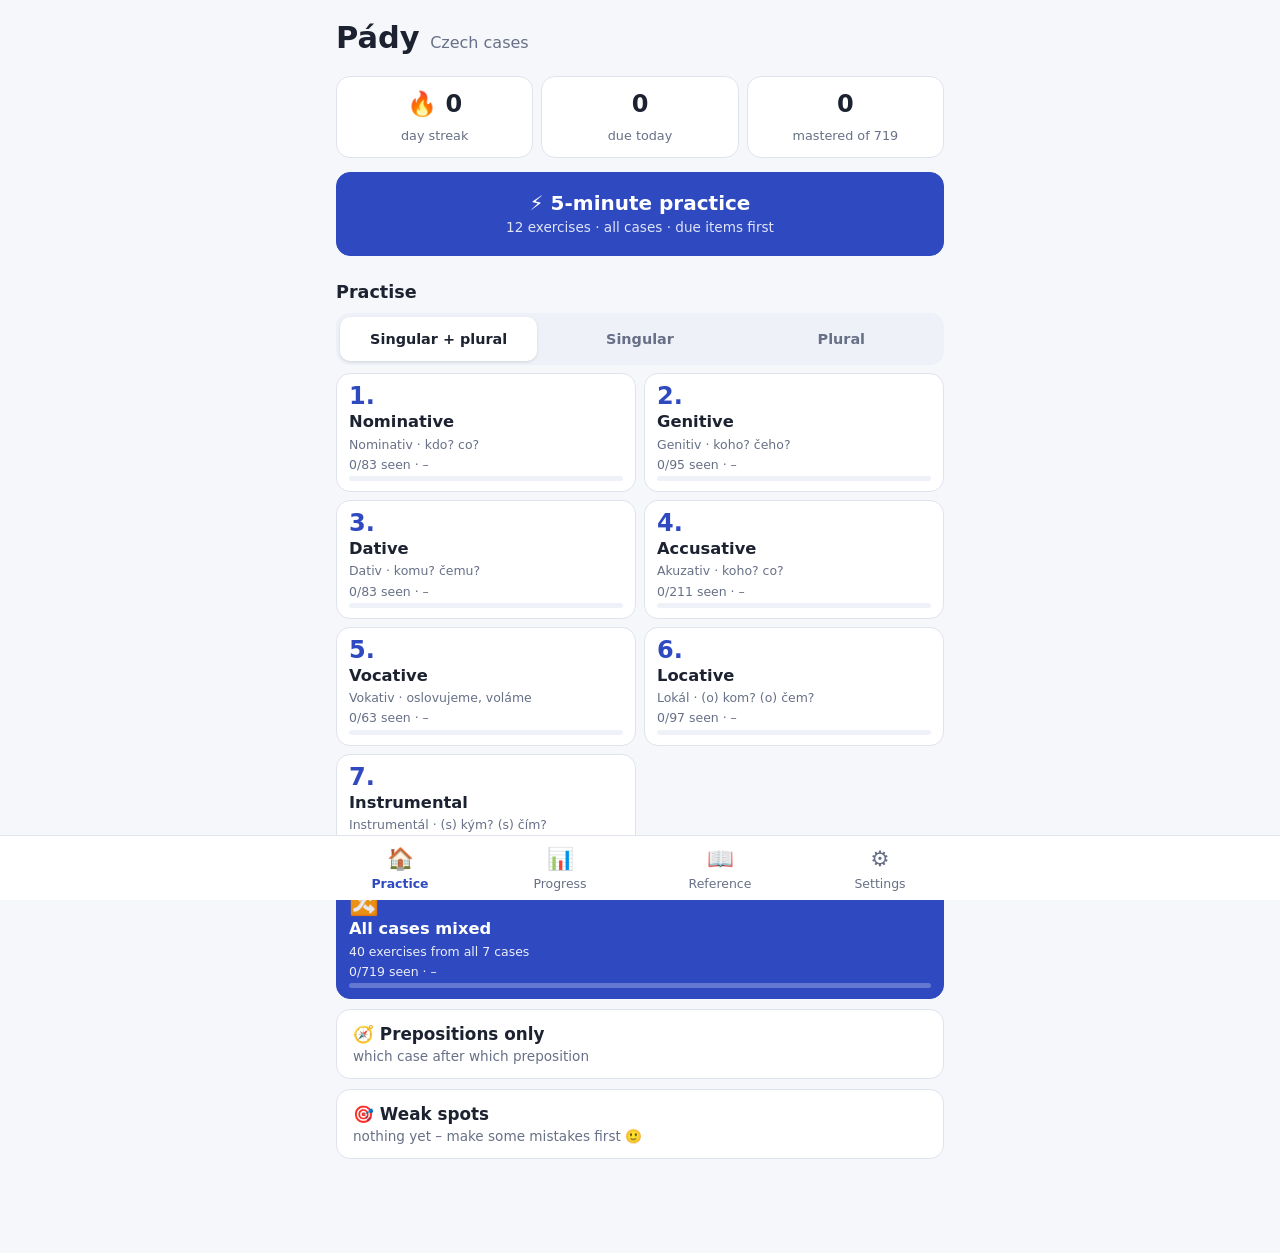
<file: index.html>
<!doctype html>
<html lang="en">
<head>
<meta charset="utf-8">
<meta name="viewport" content="width=device-width, initial-scale=1, viewport-fit=cover, interactive-widget=resizes-content">
<title>Pády – Czech Cases</title>
<meta name="theme-color" content="#2f4ac0">
<meta name="description" content="Drill the 7 Czech cases with spaced repetition.">
<link rel="manifest" href="manifest.webmanifest">
<link rel="icon" href="icons/icon-192.png">
<link rel="apple-touch-icon" href="icons/icon-192.png">
<link rel="stylesheet" href="css/style.css">
</head>
<body>
<div id="app">

  <!-- ========== HOME ========== -->
  <section id="home" class="screen" hidden>
    <header class="top"><h1>Pády <span class="sub">Czech cases</span></h1></header>
    <div class="stats" id="homeStats"></div>
    <button class="btn primary huge" data-mode="quick">⚡ 5-minute practice<small>12 exercises · all cases · due items first</small></button>

    <h3>Practise</h3>
    <div class="seg" id="numSeg" role="group" aria-label="Singular or plural">
      <button data-num="both">Singular + plural</button>
      <button data-num="sg">Singular</button>
      <button data-num="pl">Plural</button>
    </div>
    <div id="caseGrid" class="casegrid"></div>

    <div class="modes">
      <button class="btn" data-mode="preps">🧭 Prepositions only<small>which case after which preposition</small></button>
      <button class="btn" data-mode="weak">🎯 Weak spots<small id="weakInfo"></small></button>
    </div>
  </section>

  <!-- ========== PRACTICE ========== -->
  <section id="practice" class="screen" hidden>
    <header class="qtop">
      <button class="icon" id="quitBtn" aria-label="Stop">✕</button>
      <div class="pbar"><div id="pbarFill"></div></div>
      <span id="qCount"></span>
    </header>
    <div class="qmeta" id="qMeta"></div>
    <div class="card" id="qBody"></div>
    <form id="ansForm" autocomplete="off">
      <div id="chips" class="chips"></div>
      <input id="ans" type="text" lang="cs" autocomplete="off" autocorrect="off" autocapitalize="off" spellcheck="false" enterkeyhint="go" placeholder="Type your answer">
      <button id="checkBtn" class="btn primary" type="submit">Check</button>
    </form>
    <div id="fb" hidden></div>
  </section>

  <!-- ========== SESSION DONE ========== -->
  <section id="done" class="screen" hidden>
    <header class="top"><h2>Session finished</h2></header>
    <div id="doneBody"></div>
    <button class="btn primary" id="againBtn">Practice again</button>
    <button class="btn" data-go="home">Home</button>
  </section>

  <!-- ========== PROGRESS ========== -->
  <section id="progress" class="screen" hidden>
    <header class="top"><h2>Progress</h2></header>
    <div id="progBody"></div>
  </section>

  <!-- ========== REFERENCE ========== -->
  <section id="reference" class="screen" hidden>
    <header class="top"><h2>Reference</h2></header>
    <div class="tabs" id="refTabs"></div>
    <div id="refBody"></div>
  </section>

  <!-- ========== SETTINGS ========== -->
  <section id="settings" class="screen" hidden>
    <header class="top"><h2>Settings</h2></header>
    <label class="row"><span>Accept answers without accents<small>e.g. "tomase" counts as "Tomáše" (the correct accented form is still shown)</small></span><input type="checkbox" id="setLenient"></label>
    <label class="row"><span>Show English hints<small>the small translation under each Czech sentence</small></span><input type="checkbox" id="setHints"></label>
    <label class="row"><span>Exercises per case session<small>when you practise one case, prepositions or weak spots</small></span>
      <select id="setLen"><option>10</option><option>15</option><option>20</option><option>30</option><option>50</option></select></label>
    <label class="row"><span>Exercises per mixed session<small>"All cases mixed"</small></span>
      <select id="setMixLen"><option>20</option><option>30</option><option>40</option><option>60</option><option>80</option></select></label>
    <h3>Backup</h3>
    <p class="muted">Your progress is saved only on this device. Export it now and then as a backup, or to move it to another device.</p>
    <button class="btn" id="exportBtn">⬇️ Export progress</button>
    <button class="btn" id="importBtn">⬆️ Import progress</button>
    <input type="file" id="importFile" accept=".json,application/json" hidden>
    <p id="backupMsg" class="muted"></p>
    <h3>Danger zone</h3>
    <button class="btn danger" id="resetBtn">Erase all progress</button>
    <p class="muted small" id="aboutLine"></p>
  </section>

  <div id="loadError" class="screen" hidden></div>
</div>

<nav id="nav">
  <button data-go="home" class="on"><span>🏠</span>Practice</button>
  <button data-go="progress"><span>📊</span>Progress</button>
  <button data-go="reference"><span>📖</span>Reference</button>
  <button data-go="settings"><span>⚙️</span>Settings</button>
</nav>

<script src="js/app.js"></script>
</body>
</html>
</file>
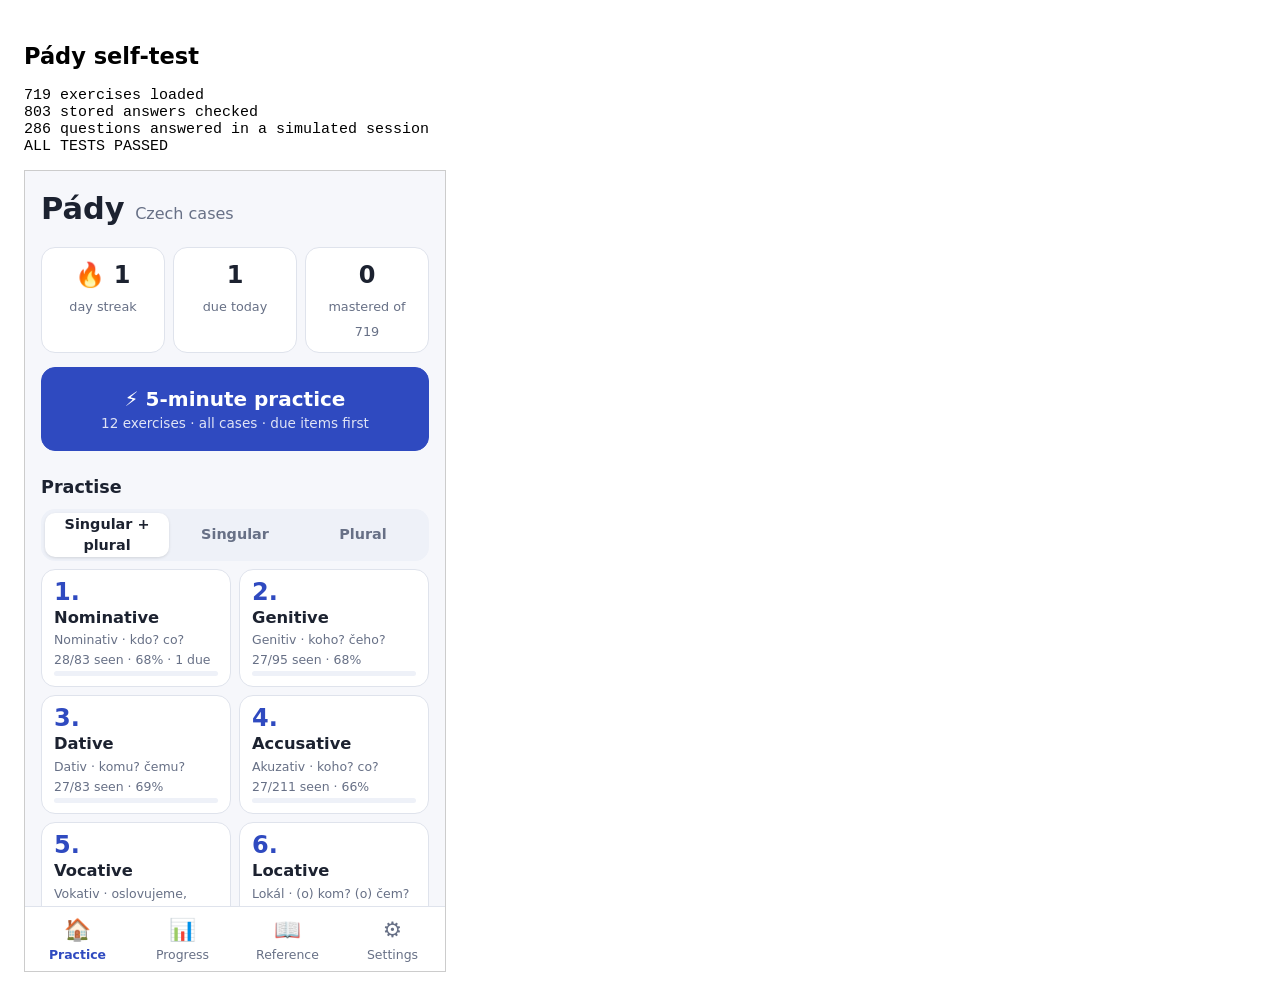
<file: tools/selftest.html>
<!doctype html>
<meta charset="utf-8">
<title>Pády self-test</title>
<!-- Open http://localhost:8080/tools/selftest.html while start.bat is running.
     It checks that every stored answer is accepted by the app's answer checker
     and that a full practice session runs without errors. Your saved progress is not touched. -->
<body style="font:15px system-ui;padding:16px">
<h2>Pády self-test</h2>
<pre id="out">running…</pre>
<iframe id="f" src="../index.html?selftest" style="width:420px;height:800px;border:1px solid #ccc"></iframe>
<script>
const out = document.getElementById('out');
const log = [];
let fails = 0;
const ok = (cond, msg) => { if (!cond) { fails++; log.push('FAIL ' + msg); } };
const f = document.getElementById('f');
f.onload = () => setTimeout(run, 800);
function run() {
  const w = f.contentWindow, ev = s => w.eval(s);
  try {
    ev('localStorage.setItem = () => {}');            // never overwrite real progress
    ev('S = defaultState()');
    const EX = ev('EX');
    log.push(EX.length + ' exercises loaded');
    let checked = 0;
    for (const e of EX) {
      for (const a of e.answers) {
        ok(w.check(e, a).ok, `${e.id}: stored answer "${a}" rejected`);
        checked++;
        if (['fill', 'phrase', 'chooseprep', 'choose'].includes(e.type))
          ok(w.check(e, w.fillBlanks(e.prompt, a)).ok, `${e.id}: full sentence rejected`);
        if (e.type !== 'prepcase') {
          ev('S.settings.lenient = true');
          ok(w.check(e, w.stripAccents(a)).ok, `${e.id}: accent-free "${w.stripAccents(a)}" rejected in lenient mode`);
          ev('S.settings.lenient = false');
          if (w.stripAccents(a) !== a) ok(!w.check(e, w.stripAccents(a)).ok, `${e.id}: accent-free accepted in strict mode`);
          ev('S.settings.lenient = true');
          ok(!w.check(e, a + 'xx').ok, `${e.id}: wrong answer accepted`);
        }
      }
      if (e.type === 'error') ok(w.check(e, e.full).ok, `${e.id}: full corrected sentence rejected`);
      if (e.type === 'translate') ok(w.check(e, 'Já ' + e.answers[0]).ok, `${e.id}: "Já ..." rejected`);
    }
    ok(w.caseFromInput('4') === 'acc' && w.caseFromInput('akuzativ') === 'acc' && w.caseFromInput('6. pád') === 'loc', 'case name parsing');
    log.push(checked + ' stored answers checked');

    // drive full sessions for every case and the mixed mode: alternate right and wrong answers
    let steps = 0;
    for (const [mode, ck] of [['case','nom'],['case','gen'],['case','dat'],['case','acc'],['case','voc'],['case','loc'],['case','ins'],['all'],['quick']]) {
    w.startSession(mode, ck);
    ok(ev('Q') && ev('Q.list.length') > 0, 'empty session ' + mode + ' ' + (ck || ''));
    if (mode === 'case') ok(ev('Q.list').every(x => x.e.case === ck), 'session ' + ck + ' contains other cases');
    if (mode === 'all') { const cs = new Set(ev('Q.list').map(x => x.e.case)); ok(cs.size === 7, 'mixed session covers only ' + cs.size + ' cases'); ok(ev('Q.list.length') >= 40, 'mixed session too short'); }
    while (ev('Q') && steps < 2000) {
      const e = ev('Q.list[Q.i].e');
      const right = steps % 3 !== 1;
      w.answer(right ? e.answers[0] : 'zzz');
      const fb = w.document.getElementById('fb').innerHTML;
      ok(fb.includes(right ? 'Správně' : 'Not quite'), `${e.id}: feedback missing`);
      if (!right) {
        ok(fb.includes(e.explain.slice(0, 20).replace(/&/g, '&amp;').replace(/</g, '&lt;').replace(/>/g, '&gt;').replace(/"/g, '&quot;')), `${e.id}: explanation missing`);
        const rc = (ev('RULES')[e.rule] || {}).case || e.case;
        if (ev('TABLES')[rc + '-' + (e.num || 'sg')]) ok(fb.includes('class="decl"'), `${e.id}: table missing`);
      }
      w.next();
      steps++;
    }
    ok(!w.document.getElementById('done').hidden, 'done screen not shown');
    }
    ev("S.settings.num = 'pl'");
    ok(w.buildSession('case', 'gen').every(e => e.num === 'pl'), 'plural filter');
    ev("S.settings.num = 'both'");
    log.push(steps + ' questions answered in a simulated session');
    const items = ev('S.items');
    ok(Object.keys(items).length > 0, 'nothing recorded');
    for (const s of ['progress', 'reference', 'settings', 'home']) {
      w.show(s);
      ok(!w.document.getElementById(s).hidden, 'screen ' + s);
    }
    for (const m of ['quick', 'preps', 'all', 'weak']) {
      ok(w.buildSession(m).length > 0, 'mode ' + m + ' produced no exercises');
    }
  } catch (err) {
    fails++; log.push('CRASH ' + err.stack);
  }
  log.push(fails ? `${fails} PROBLEM(S)` : 'ALL TESTS PASSED');
  out.textContent = log.join('\n');
  document.title = fails ? 'FAILED' : 'PASSED';
}
</script>
</body>
</file>
<file: css/style.css>
:root {
  --bg: #f6f7fb;
  --card: #ffffff;
  --text: #1c2230;
  --muted: #677086;
  --line: #dfe3ec;
  --primary: #2f4ac0;
  --primary-text: #ffffff;
  --ok: #17803d;
  --ok-bg: #e6f6ec;
  --bad: #c62828;
  --bad-bg: #fdecec;
  --end: #ffd54f;
  --end-text: #3b2a00;
  --hl: #eef2ff;
  --chip: #eef1f8;
  color-scheme: light;
}
@media (prefers-color-scheme: dark) {
  :root {
    --bg: #12151c;
    --card: #1c212c;
    --text: #e9ecf3;
    --muted: #9aa3b5;
    --line: #2e3544;
    --primary: #6e8bff;
    --primary-text: #0b1020;
    --ok: #5fd68a;
    --ok-bg: #12301f;
    --bad: #ff7b7b;
    --bad-bg: #3a1717;
    --end: #ffcc33;
    --end-text: #241a00;
    --hl: #232b45;
    --chip: #262d3b;
    color-scheme: dark;
  }
}

* { box-sizing: border-box; }
html, body { margin: 0; background: var(--bg); color: var(--text); }
body {
  font: 17px/1.45 system-ui, -apple-system, "Segoe UI", Roboto, sans-serif;
  -webkit-text-size-adjust: 100%;
  -webkit-tap-highlight-color: transparent;
}
#app {
  max-width: 640px;
  margin: 0 auto;
  padding: calc(env(safe-area-inset-top, 0px) + 8px) 16px calc(env(safe-area-inset-bottom, 0px) + 84px);
}
body.in-session #app { padding-bottom: calc(env(safe-area-inset-bottom, 0px) + 24px); }
[hidden] { display: none !important; }

h1 { font-size: 1.9rem; margin: 8px 0 4px; }
h1 .sub { font-size: 1rem; font-weight: 500; color: var(--muted); }
h2 { font-size: 1.4rem; margin: 8px 0; }
h3 { font-size: 1.1rem; margin: 24px 0 8px; }
.muted { color: var(--muted); }
.small { font-size: 0.85rem; }
.top { display: flex; align-items: center; gap: 8px; margin-bottom: 12px; }

/* ---------- buttons ---------- */
.btn {
  display: block; width: 100%;
  min-height: 56px;
  margin: 10px 0;
  padding: 12px 16px;
  border: 1px solid var(--line);
  border-radius: 14px;
  background: var(--card);
  color: var(--text);
  font: inherit; font-weight: 600; font-size: 1.05rem;
  text-align: left;
  cursor: pointer;
}
.btn small { display: block; font-weight: 400; font-size: 0.85rem; color: var(--muted); }
.btn.primary { background: var(--primary); color: var(--primary-text); border-color: var(--primary); text-align: center; }
.btn.primary small { color: inherit; opacity: 0.85; }
.btn.huge { min-height: 84px; font-size: 1.25rem; }
.btn.danger { color: var(--bad); border-color: var(--bad); text-align: center; }
.btn:active { transform: scale(0.99); }
.btn:disabled { opacity: 0.45; }
.icon {
  min-width: 48px; min-height: 48px;
  border: 0; background: transparent; color: var(--text);
  font-size: 1.5rem; cursor: pointer; border-radius: 12px;
}

/* ---------- home ---------- */
.stats { display: grid; grid-template-columns: repeat(3, 1fr); gap: 8px; margin: 8px 0 14px; }
.stat { background: var(--card); border: 1px solid var(--line); border-radius: 14px; padding: 10px; text-align: center; }
.stat b { display: block; font-size: 1.5rem; }
.stat span { font-size: 0.8rem; color: var(--muted); }

.seg { display: flex; background: var(--chip); border-radius: 14px; padding: 4px; gap: 4px; margin-bottom: 8px; }
.seg button { flex: 1; min-height: 44px; border: 0; border-radius: 10px; background: transparent; color: var(--muted); font: inherit; font-size: 0.9rem; font-weight: 600; cursor: pointer; }
.seg button.on { background: var(--card); color: var(--text); box-shadow: 0 1px 3px rgba(0,0,0,.12); }
.casegrid { display: grid; grid-template-columns: 1fr 1fr; gap: 8px; }
.casebtn {
  display: flex; flex-direction: column; align-items: flex-start; gap: 2px;
  min-height: 92px; padding: 10px 12px;
  border: 1px solid var(--line); border-radius: 14px; background: var(--card); color: var(--text);
  font: inherit; text-align: left; cursor: pointer;
}
.casebtn .num { font-size: 1.5rem; font-weight: 800; color: var(--primary); line-height: 1; }
.casebtn b { font-size: 1.02rem; }
.casebtn small { color: var(--muted); font-size: 0.78rem; }
.casebtn .mini { width: 100%; height: 5px; background: var(--chip); border-radius: 5px; overflow: hidden; margin-top: auto; }
.casebtn .mini div { height: 100%; background: var(--ok); }
.casebtn.all { grid-column: 1 / -1; background: var(--primary); color: var(--primary-text); border-color: var(--primary); min-height: 76px; }
.casebtn.all .num, .casebtn.all small { color: inherit; opacity: 0.9; }
.casebtn.all .mini { background: rgba(255,255,255,.25); }
.casebtn:active { transform: scale(0.99); }
.badge { display: inline-block; font-size: 0.72rem; font-weight: 700; padding: 1px 8px; border-radius: 10px; background: var(--hl); color: var(--primary); margin-left: 6px; vertical-align: middle; }

/* ---------- practice ---------- */
.qtop { display: flex; align-items: center; gap: 8px; }
.pbar { flex: 1; height: 8px; background: var(--chip); border-radius: 8px; overflow: hidden; }
#pbarFill { height: 100%; width: 0; background: var(--primary); transition: width 0.3s; }
#qCount { font-size: 0.9rem; color: var(--muted); min-width: 4.5ch; text-align: right; }
.qmeta { font-size: 0.85rem; color: var(--muted); margin: 4px 0 6px; }
.card { background: var(--card); border: 1px solid var(--line); border-radius: 18px; padding: 18px 16px; }
.cz { font-family: inherit; }
.big { font-size: 1.6rem; line-height: 1.35; font-weight: 600; }
.huge { font-size: 2.1rem; font-weight: 700; }
.en.big { font-weight: 500; }
.instr { font-size: 0.95rem; color: var(--muted); margin-bottom: 4px; }
.base { margin-top: 10px; font-size: 1.3rem; }
.base b { background: var(--chip); padding: 2px 10px; border-radius: 10px; }
.hint { margin-top: 8px; color: var(--muted); font-size: 0.95rem; font-style: italic; }
.blank {
  display: inline-block; min-width: 3.5ch;
  border-bottom: 3px solid var(--primary);
  margin: 0 2px; line-height: 1.1;
}
.blank.filled { border-bottom-color: var(--ok); color: var(--ok); padding: 0 2px; }
.blank.filled.bad { border-bottom-color: var(--bad); color: var(--bad); }

#ansForm { margin-top: 12px; }
#ans {
  width: 100%;
  min-height: 58px;
  padding: 12px 14px;
  font-size: 1.45rem;
  border: 2px solid var(--line);
  border-radius: 14px;
  background: var(--card);
  color: var(--text);
}
#ans:focus { outline: none; border-color: var(--primary); }
#ans.ok { border-color: var(--ok); background: var(--ok-bg); }
#ans.bad { border-color: var(--bad); background: var(--bad-bg); }
.chips { display: flex; flex-wrap: wrap; gap: 8px; margin-bottom: 10px; }
.chips:empty { display: none; }
.chip {
  flex: 1 1 auto;
  min-height: 52px; min-width: 64px;
  padding: 8px 14px;
  border: 1px solid var(--line); border-radius: 14px;
  background: var(--chip); color: var(--text);
  font: inherit; font-size: 1.15rem; font-weight: 600;
  cursor: pointer;
}
.chip small { display: block; font-size: 0.75rem; font-weight: 400; color: var(--muted); }
.chip.right { background: var(--ok-bg); border-color: var(--ok); }
.chip.wrong { background: var(--bad-bg); border-color: var(--bad); }

/* ---------- feedback ---------- */
#fb { margin-top: 6px; }
.fb-ok { font-size: 1.4rem; font-weight: 700; color: var(--ok); }
.fb-bad { font-size: 1.25rem; font-weight: 700; color: var(--bad); }
.fb-line { margin-top: 4px; }
.cmp { margin: 10px 0; display: grid; gap: 6px; }
.cmp > div { display: flex; align-items: baseline; gap: 10px; background: var(--card); border: 1px solid var(--line); border-radius: 12px; padding: 8px 12px; }
.cmp .lbl { width: 4.5em; flex: none; font-size: 0.8rem; color: var(--muted); text-transform: uppercase; letter-spacing: 0.04em; }
.cmp .cz { font-size: 1.35rem; font-weight: 600; word-break: break-word; }
.cmp .wrong { color: var(--bad); text-decoration: line-through; text-decoration-thickness: 2px; }
.cmp .right { color: var(--ok); }
mark { background: var(--end); color: var(--end-text); border-radius: 4px; padding: 0 1px; }
.why { background: var(--card); border: 1px solid var(--line); border-left: 5px solid var(--primary); border-radius: 12px; padding: 12px 14px; margin: 10px 0; }
.why-head { font-weight: 700; }
.why p { margin: 6px 0; }
.rule { margin-top: 8px; padding-top: 8px; border-top: 1px dashed var(--line); font-size: 0.95rem; }
.tip { margin-top: 8px; background: var(--hl); border-radius: 10px; padding: 8px 10px; font-size: 0.95rem; }
.fb-actions { display: flex; gap: 8px; }
.linkbtn { background: none; border: 0; color: var(--muted); text-decoration: underline; font: inherit; font-size: 0.9rem; padding: 12px 4px; cursor: pointer; }

/* ---------- declension table ---------- */
.tablewrap { overflow-x: auto; margin: 10px 0; border: 1px solid var(--line); border-radius: 12px; background: var(--card); }
.decl { border-collapse: collapse; width: 100%; font-size: 0.95rem; }
.decl caption { text-align: left; font-weight: 700; padding: 10px 12px 6px; }
.decl th, .decl td { border-top: 1px solid var(--line); padding: 6px 8px; vertical-align: top; text-align: left; }
.decl thead th { font-size: 0.8rem; color: var(--muted); font-weight: 600; text-transform: uppercase; letter-spacing: 0.03em; }
.decl tbody th { white-space: nowrap; font-size: 1.05rem; }
.decl tbody th small { display: block; font-weight: 400; font-size: 0.72rem; color: var(--muted); }
.decl tr.hl { background: var(--hl); }
.decl tr.hl th { box-shadow: inset 4px 0 0 var(--primary); }
.decl td div { margin: 1px 0; }
ul.notes { padding-left: 1.2em; }
ul.notes li { margin: 4px 0; }

/* ---------- progress ---------- */
.barrow { margin: 10px 0; }
.barrow .lab { display: flex; justify-content: space-between; gap: 8px; font-size: 0.95rem; }
.barrow .lab span:last-child { color: var(--muted); font-size: 0.85rem; text-align: right; }
.bar { height: 10px; background: var(--chip); border-radius: 10px; overflow: hidden; margin-top: 4px; }
.bar div { height: 100%; background: var(--primary); }
.bar div.low { background: var(--bad); }
.bar div.mid { background: #e0a000; }
.bar div.high { background: var(--ok); }

/* ---------- reference ---------- */
.tabs { display: flex; gap: 6px; overflow-x: auto; padding-bottom: 6px; margin-bottom: 8px; }
.tab { flex: none; min-height: 44px; padding: 6px 14px; border-radius: 22px; border: 1px solid var(--line); background: var(--card); color: var(--text); font: inherit; font-weight: 600; cursor: pointer; }
.tab.on { background: var(--primary); color: var(--primary-text); border-color: var(--primary); }
.prep { background: var(--card); border: 1px solid var(--line); border-radius: 12px; padding: 10px 12px; margin: 8px 0; }
.prep b { font-size: 1.2rem; }
.prep .ex { font-size: 1.1rem; margin-top: 2px; }
.tag { display: inline-block; font-size: 0.75rem; padding: 1px 8px; border-radius: 10px; background: var(--chip); color: var(--muted); margin-left: 6px; vertical-align: middle; }
.rulecard { background: var(--card); border: 1px solid var(--line); border-radius: 12px; padding: 10px 12px; margin: 8px 0; }

/* ---------- settings ---------- */
.row { display: flex; align-items: center; justify-content: space-between; gap: 12px; background: var(--card); border: 1px solid var(--line); border-radius: 14px; padding: 12px 14px; margin: 10px 0; min-height: 60px; }
.row small { display: block; color: var(--muted); font-size: 0.82rem; }
.row input[type=checkbox] { width: 28px; height: 28px; flex: none; accent-color: var(--primary); }
.row select { font: inherit; font-size: 1.1rem; padding: 6px 10px; border-radius: 10px; border: 1px solid var(--line); background: var(--bg); color: var(--text); }

/* ---------- bottom nav ---------- */
#nav {
  position: fixed; left: 0; right: 0; bottom: 0;
  display: flex; justify-content: center;
  background: var(--card); border-top: 1px solid var(--line);
  padding-bottom: env(safe-area-inset-bottom, 0px);
  z-index: 10;
}
#nav button {
  flex: 1; max-width: 160px; min-height: 64px;
  border: 0; background: none; color: var(--muted);
  font: inherit; font-size: 0.78rem; cursor: pointer;
}
#nav button span { display: block; font-size: 1.35rem; }
#nav button.on { color: var(--primary); font-weight: 700; }
body.in-session #nav { display: none; }

/* ---------- phone-width tweaks (keep at the end) ---------- */
@media (max-width: 480px) {
  .decl { font-size: 0.82rem; }
  .decl th, .decl td { padding: 5px 4px; }
  .decl thead th { font-size: 0.66rem; letter-spacing: 0; }
  .decl tbody th small { display: none; }
  .decl caption { font-size: 0.9rem; }
  .tablewrap { margin-left: -6px; margin-right: -6px; }
}
</file>
